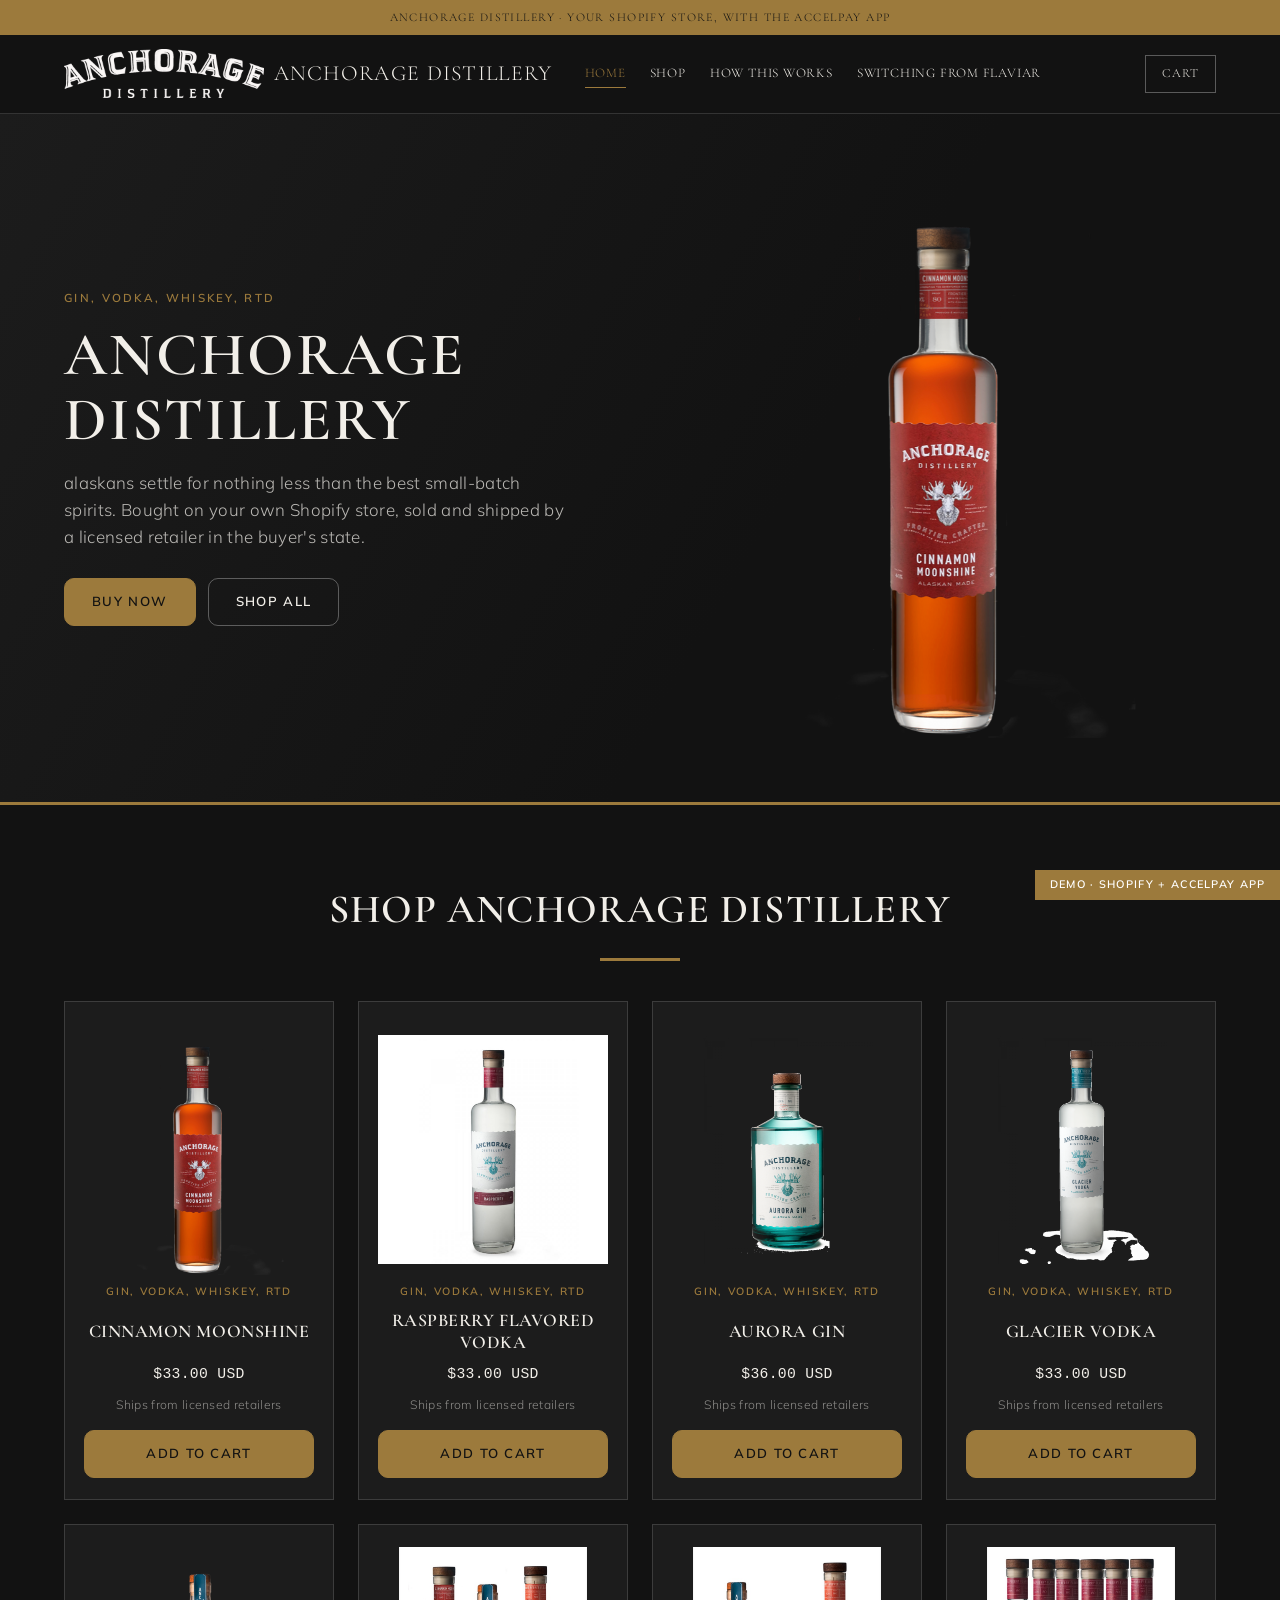
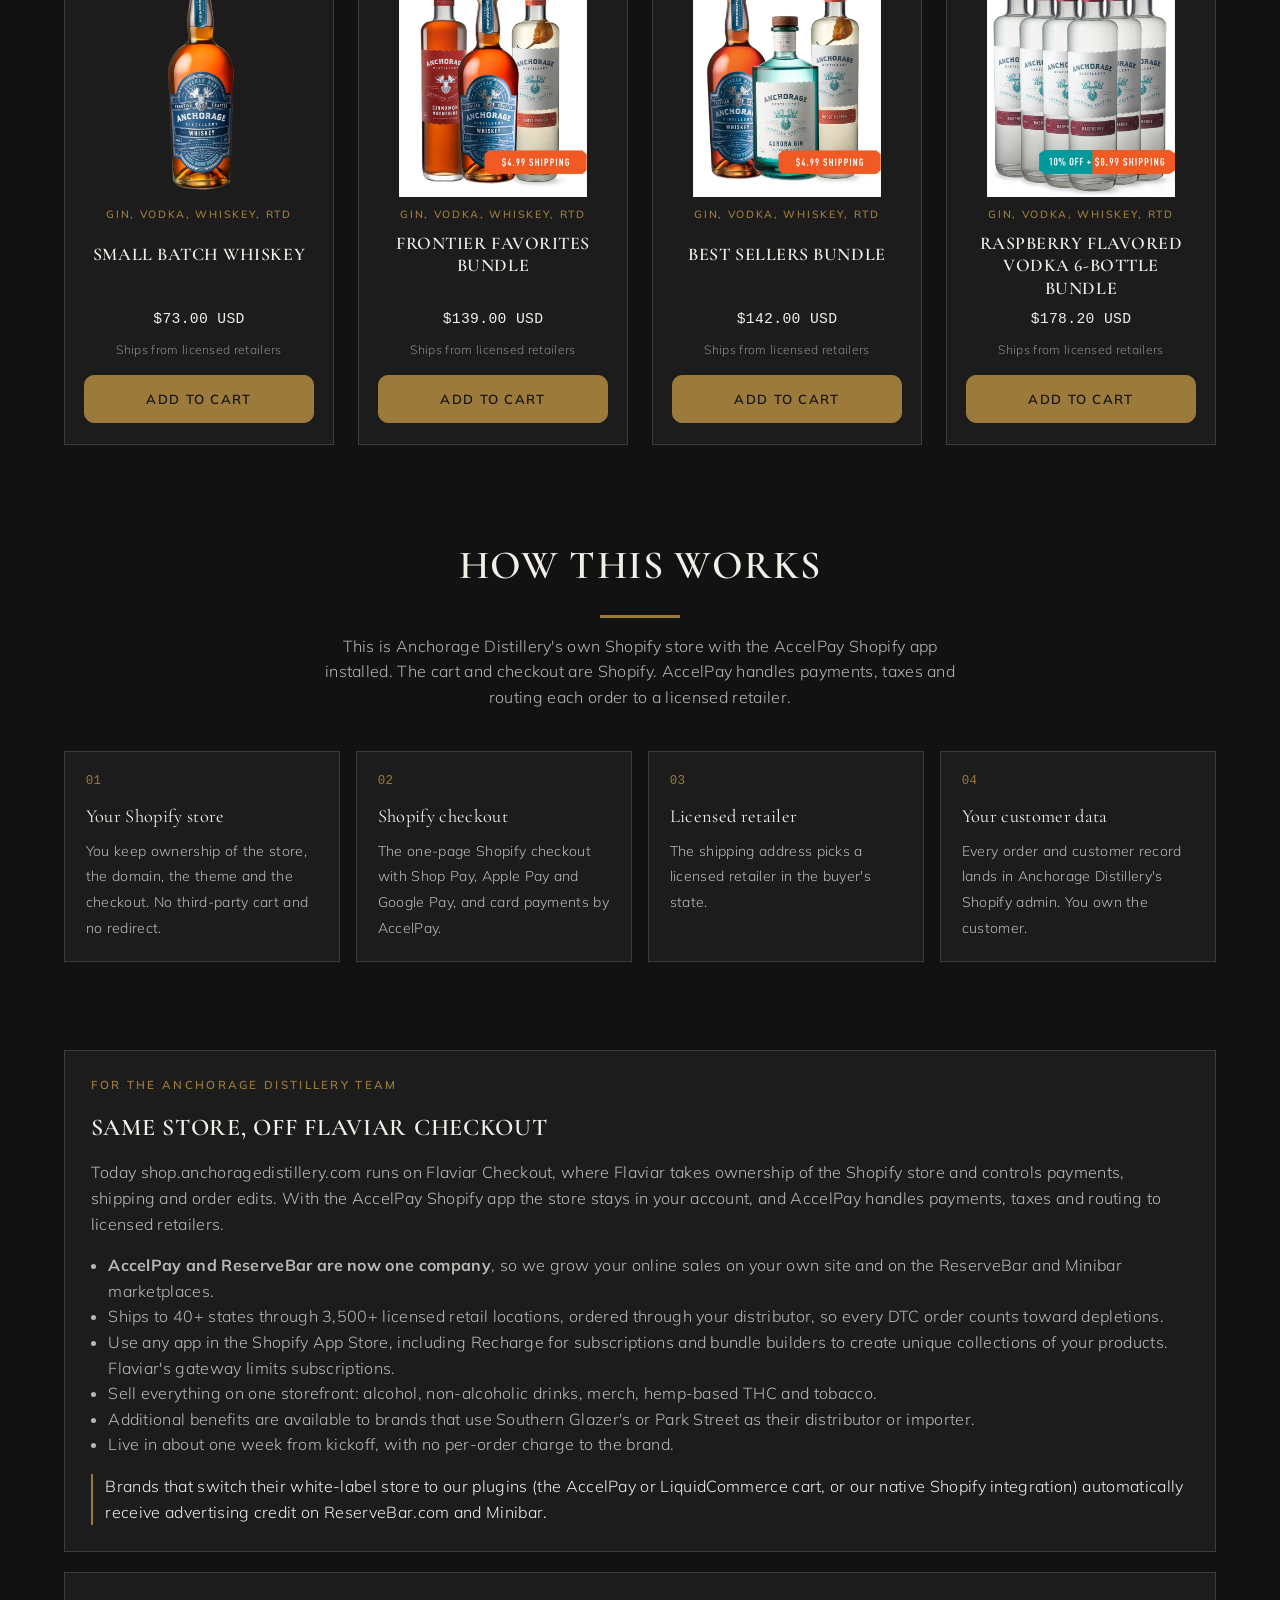
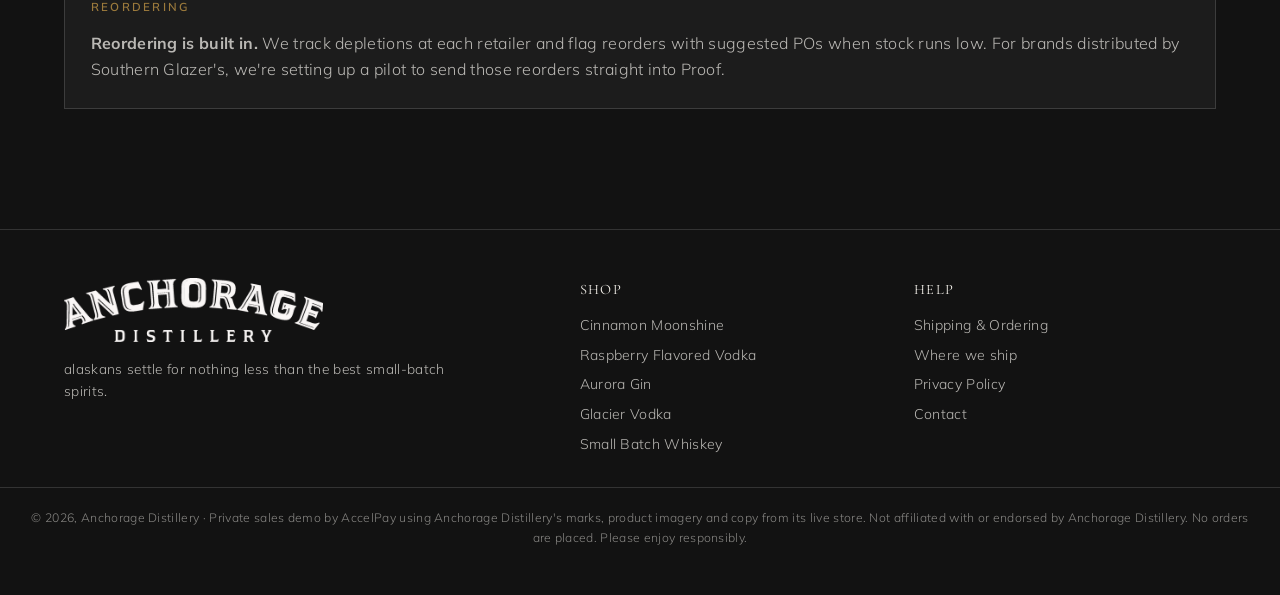
<file: index.html>
<!doctype html>
<html lang="en">
<head>
<meta charset="utf-8">
<meta name="viewport" content="width=device-width,initial-scale=1">
<title>Anchorage Distillery | AccelPay demo</title>
<meta name="robots" content="noindex,nofollow">
<link rel="icon" href="assets/logo.png">
<link rel="preconnect" href="https://fonts.googleapis.com">
<link rel="preconnect" href="https://fonts.gstatic.com" crossorigin>
<link rel="stylesheet" href="https://fonts.googleapis.com/css2?family=Cormorant+Garamond:wght@500;600;700&family=Mulish:wght@300;400;600;700&display=swap">
<link rel="stylesheet" href="styles.css?v=1">
</head>
<body>
<div class="announce">Anchorage Distillery &middot; your Shopify store, with the AccelPay app</div>
<header class="top">
  <div class="hdr">
    <a href="index.html" class="brand-link"><img class="logo" src="assets/logo.png" alt="Anchorage Distillery"><span class="wordmark">Anchorage Distillery</span></a>
    <nav class="main">
      <a href="index.html" aria-current="page">Home</a><a href="index.html#shop">Shop</a><a href="index.html#how">How this works</a><a href="index.html#switch">Switching from Flaviar</a>
    </nav>
    <div class="hdr-actions">
      <button class="burger" id="burger" aria-label="Menu">&#9776;</button>
      <button class="cart-pill" data-cart-toggle aria-label="Open cart">
        <span class="lbl">Cart</span>
        <span class="count" data-cart-count hidden>0</span>
      </button>
    </div>
  </div>
</header>

<section class="hero">
  <div class="hero-inner">
    <div>
      <div class="eyebrow">gin, vodka, whiskey, RTD</div>
      <h1>Anchorage Distillery</h1>
      <p>alaskans settle for nothing less than the best small-batch spirits. Bought on your own Shopify store, sold and shipped by a licensed retailer in the buyer's state.</p>
      <div style="display:flex;gap:.75rem;flex-wrap:wrap"><a class="btn" href="product.html?p=cinnamon-moonshine">Buy now</a><a class="btn ghost" href="#shop">Shop all</a></div>
    </div>
    <div class="shot"><img src="assets/p-cinnamon-moonshine.png" alt="Cinnamon Moonshine"></div>
  </div>
</section>

<section class="band" id="shop">
  <div class="section-head">
    <h2>Shop Anchorage Distillery</h2>
    <div class="rule"></div>
    <p style="font-size:.9rem;color:var(--muted)"></p>
  </div>
  <div class="grid" id="collection-grid"></div>
</section>

<section class="band" id="how" style="padding-top:1rem">
  <div class="section-head">
    <h2>How this works</h2>
    <div class="rule"></div>
    <p>This is Anchorage Distillery's own Shopify store with the AccelPay Shopify app installed. The cart and checkout are Shopify. AccelPay handles payments, taxes and routing each order to a licensed retailer.</p>
  </div>
  <div class="how">
    <div class="step"><span class="n">01</span><b>Your Shopify store</b><span>You keep ownership of the store, the domain, the theme and the checkout. No third-party cart and no redirect.</span></div>
    <div class="step"><span class="n">02</span><b>Shopify checkout</b><span>The one-page Shopify checkout with Shop Pay, Apple Pay and Google Pay, and card payments by AccelPay.</span></div>
    <div class="step"><span class="n">03</span><b>Licensed retailer</b><span>The shipping address picks a licensed retailer in the buyer's state.</span></div>
    <div class="step"><span class="n">04</span><b>Your customer data</b><span>Every order and customer record lands in Anchorage Distillery's Shopify admin. You own the customer.</span></div>
  </div>
</section>

<section class="band" id="switch" style="padding-top:1rem">
  <div class="panel">
    <div class="eyebrow">For the Anchorage Distillery team</div>
    <h2>Same store, off Flaviar Checkout</h2>
    <p style="margin:0 0 1rem">Today shop.anchoragedistillery.com runs on Flaviar Checkout, where Flaviar takes ownership of the Shopify store and controls payments, shipping and order edits. With the AccelPay Shopify app the store stays in your account, and AccelPay handles payments, taxes and routing to licensed retailers.</p>
    <ul style="margin:0 0 1rem;padding-left:1.1rem"><li><b>AccelPay and ReserveBar are now one company</b>, so we grow your online sales on your own site and on the ReserveBar and Minibar marketplaces.</li><li>Ships to 40+ states through 3,500+ licensed retail locations, ordered through your distributor, so every DTC order counts toward depletions.</li><li>Use any app in the Shopify App Store, including Recharge for subscriptions and bundle builders to create unique collections of your products. Flaviar's gateway limits subscriptions.</li><li>Sell everything on one storefront: alcohol, non-alcoholic drinks, merch, hemp-based THC and tobacco.</li><li>Additional benefits are available to brands that use Southern Glazer's or Park Street as their distributor or importer.</li><li>Live in about one week from kickoff, with no per-order charge to the brand.</li></ul>
    <p class="credit">Brands that switch their white-label store to our plugins (the AccelPay or LiquidCommerce cart, or our native Shopify integration) automatically receive advertising credit on ReserveBar.com and Minibar.</p>
  </div>
  <div class="panel">
    <div class="eyebrow">Reordering</div>
    <p style="margin:0" class="reorder"><b>Reordering is built in.</b> We track depletions at each retailer and flag reorders with suggested POs when stock runs low. For brands distributed by Southern Glazer's, we're setting up a pilot to send those reorders straight into Proof.</p>
  </div>
</section>
<footer class="site">
  <div class="ft">
    <div>
      <img src="assets/logo.png" alt="Anchorage Distillery" style="height:64px;width:auto">
      <p style="font-size:.86rem;margin-top:1rem;max-width:24rem;color:var(--muted)">alaskans settle for nothing less than the best small-batch spirits.</p>
    </div>
    <div><h4>Shop</h4><ul><li><a href="product.html?p=cinnamon-moonshine">Cinnamon Moonshine</a></li><li><a href="product.html?p=raspberry-flavored-vodka">Raspberry Flavored Vodka</a></li><li><a href="product.html?p=aurora-gin">Aurora Gin</a></li><li><a href="product.html?p=glacier-vodka">Glacier Vodka</a></li><li><a href="product.html?p=small-batch-whiskey">Small Batch Whiskey</a></li></ul></div>
    <div><h4>Help</h4><ul>
      <li><a href="index.html#how">Shipping &amp; Ordering</a></li>
      <li><a href="index.html#how">Where we ship</a></li>
      <li><a href="#">Privacy Policy</a></li>
      <li><a href="#">Contact</a></li></ul></div>
  </div>
  <div class="legal-row">
    &copy; 2026, Anchorage Distillery &middot; Private sales demo by AccelPay using Anchorage Distillery's marks, product imagery and copy from its live store. Not affiliated with or endorsed by Anchorage Distillery.
    No orders are placed. Please enjoy responsibly.
  </div>
</footer>

<div class="scrim" id="scrim"></div>
<aside class="drawer" id="drawer" aria-label="Your cart">
  <div class="dh"><h2>Your cart</h2><button class="x" id="drawer-close" aria-label="Close">&times;</button></div>
  <div class="cols"><span>Product</span><span>Total</span></div>
  <div class="items" id="drawer-items"></div>
  <div class="df" id="drawer-foot"></div>
</aside>
<div class="ribbon">Demo &middot; Shopify + AccelPay app</div>
<script src="data.js?v=1"></script>
<script src="app.js?v=1"></script>
</body>
</html>
</file>
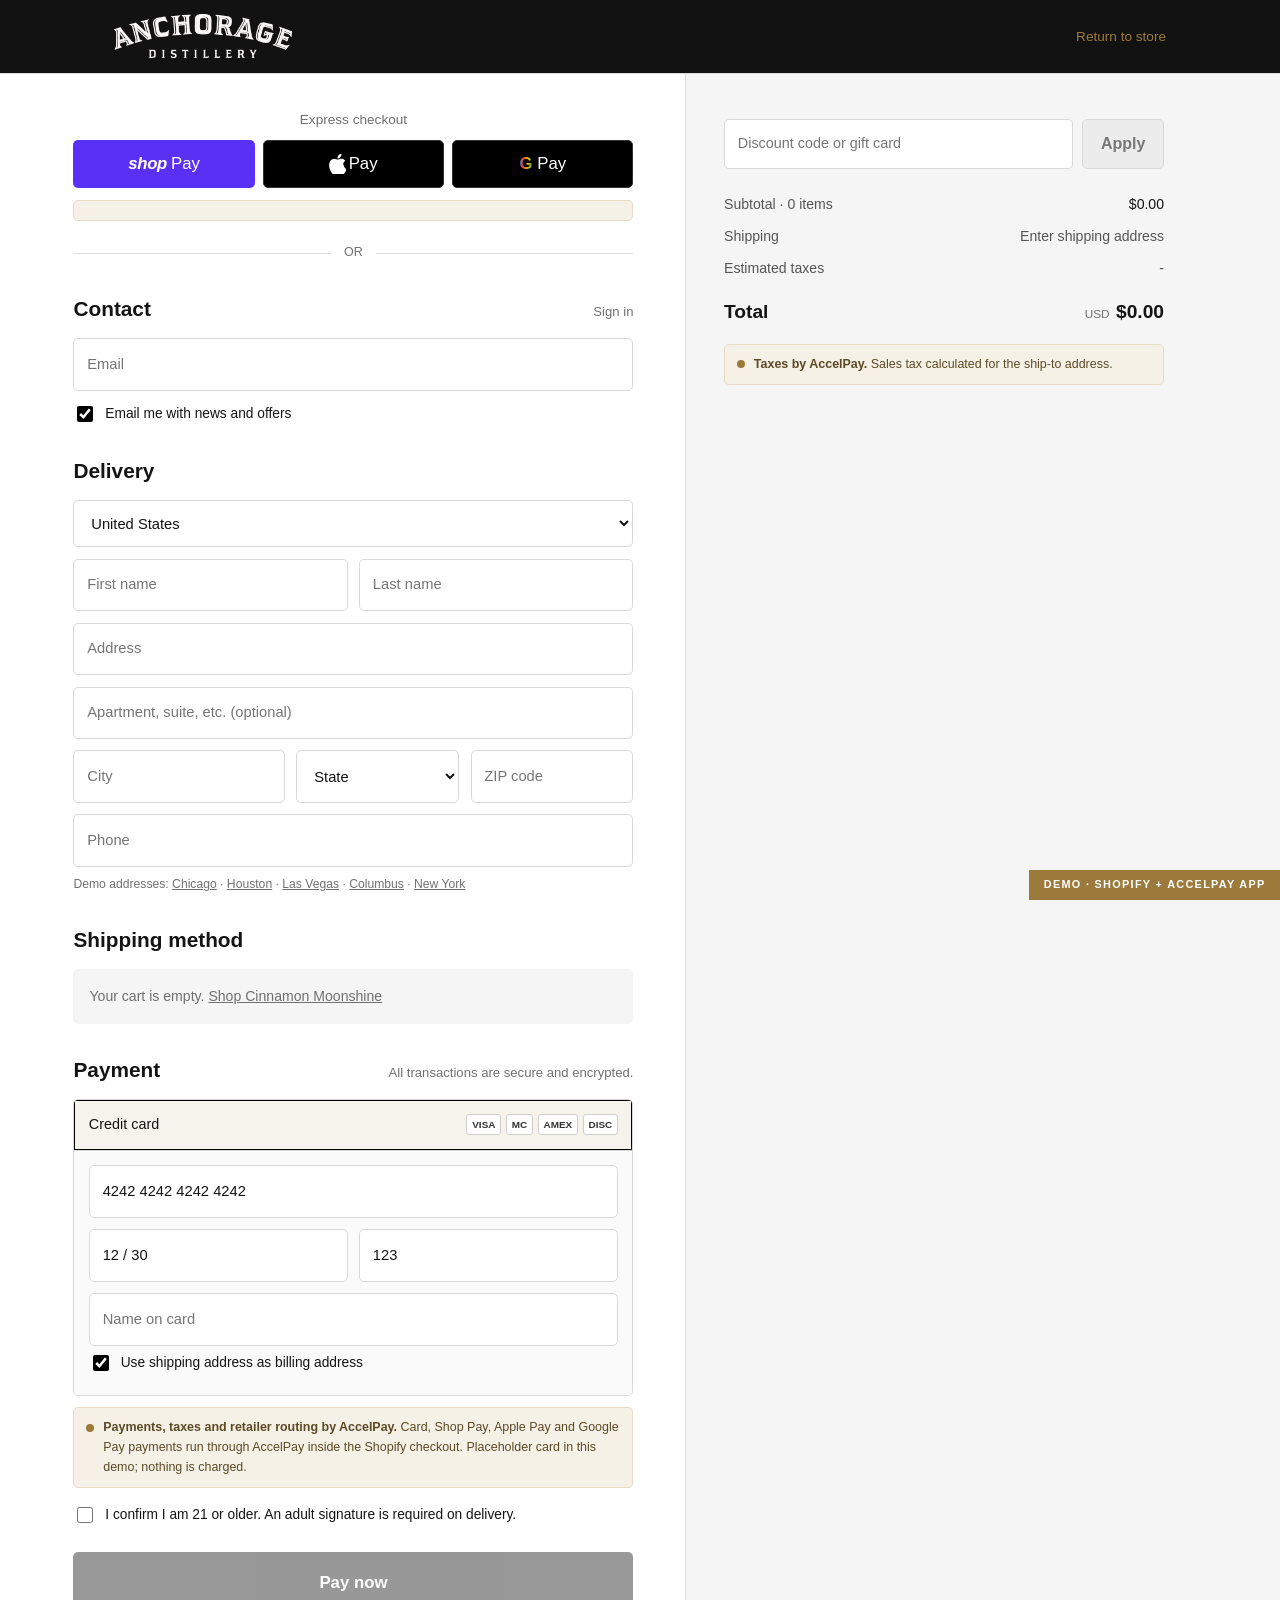
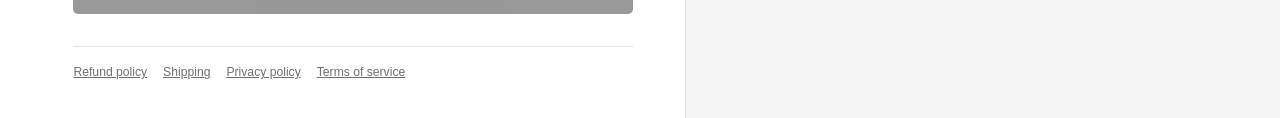
<file: checkout.html>
<!doctype html>
<html lang="en">
<head>
<meta charset="utf-8">
<meta name="viewport" content="width=device-width,initial-scale=1">
<title>Checkout | Anchorage Distillery</title>
<meta name="robots" content="noindex,nofollow">
<link rel="icon" href="assets/logo.png">
<link rel="preconnect" href="https://fonts.googleapis.com">
<link rel="preconnect" href="https://fonts.gstatic.com" crossorigin>
<link rel="stylesheet" href="https://fonts.googleapis.com/css2?family=Cormorant+Garamond:wght@500;600;700&family=Mulish:wght@300;400;600;700&display=swap">
<link rel="stylesheet" href="styles.css?v=1">
</head>
<body class="co">
<div class="co-head"><div class="in">
  <a href="index.html"><img src="assets/logo.png" alt="Anchorage Distillery"></a>
  <a class="bag" href="product.html">Return to store</a>
</div></div>

<div id="confirmed" hidden>
  <div class="thanks">
    <h1>Thank you!</h1>
    <p>This is a demo, so nothing was charged and no order was sent.</p>
    <p class="num" id="order-num"></p>
    <p id="order-by"></p>
    <p id="order-total"></p>
    <p style="font-size:.85rem">On the live store, this order and the customer record appear in Anchorage Distillery's Shopify admin.</p>
    <a class="pay-btn" href="index.html" style="display:inline-block;width:auto;padding:.9rem 1.6rem;text-decoration:none">Continue shopping</a>
  </div>
</div>

<div id="checkout-view" class="checkout">
  <div class="co-left"><div class="inner">
    <form id="co-form" autocomplete="off">
      <div class="xp-title">Express checkout</div>
      <div id="xpay-top"></div>
      <div id="xpay-note" class="callout" hidden></div>
      <div class="or"><span>OR</span></div>
      <div class="co-h">Contact <small>Sign in</small></div>
      <input class="co-field" type="email" name="email" placeholder="Email" required>
      <label class="co-chk"><input type="checkbox" checked> Email me with news and offers</label>

      <div class="co-h">Delivery</div>
      <select class="co-field" aria-label="Country/Region"><option>United States</option></select>
      <div class="co-row">
        <input class="co-field" name="first" placeholder="First name" required>
        <input class="co-field" name="last" placeholder="Last name" required>
      </div>
      <input class="co-field" name="address1" placeholder="Address" required>
      <input class="co-field" name="address2" placeholder="Apartment, suite, etc. (optional)">
      <div class="co-row3">
        <input class="co-field" name="city" placeholder="City" required>
        <select class="co-field" id="state" aria-label="State" required><option value="">State</option><option value="AL">Alabama</option><option value="AK">Alaska</option><option value="AZ">Arizona</option><option value="AR">Arkansas</option><option value="CA">California</option><option value="CO">Colorado</option><option value="CT">Connecticut</option><option value="DE">Delaware</option><option value="DC">District of Columbia</option><option value="FL">Florida</option><option value="GA">Georgia</option><option value="HI">Hawaii</option><option value="ID">Idaho</option><option value="IL">Illinois</option><option value="IN">Indiana</option><option value="IA">Iowa</option><option value="KS">Kansas</option><option value="KY">Kentucky</option><option value="LA">Louisiana</option><option value="ME">Maine</option><option value="MD">Maryland</option><option value="MA">Massachusetts</option><option value="MI">Michigan</option><option value="MN">Minnesota</option><option value="MS">Mississippi</option><option value="MO">Missouri</option><option value="MT">Montana</option><option value="NE">Nebraska</option><option value="NV">Nevada</option><option value="NH">New Hampshire</option><option value="NJ">New Jersey</option><option value="NM">New Mexico</option><option value="NY">New York</option><option value="NC">North Carolina</option><option value="ND">North Dakota</option><option value="OH">Ohio</option><option value="OK">Oklahoma</option><option value="OR">Oregon</option><option value="PA">Pennsylvania</option><option value="RI">Rhode Island</option><option value="SC">South Carolina</option><option value="SD">South Dakota</option><option value="TN">Tennessee</option><option value="TX">Texas</option><option value="UT">Utah</option><option value="VT">Vermont</option><option value="VA">Virginia</option><option value="WA">Washington</option><option value="WV">West Virginia</option><option value="WI">Wisconsin</option><option value="WY">Wyoming</option></select>
        <input class="co-field" id="zip" name="zip" placeholder="ZIP code" inputmode="numeric" maxlength="5" required>
      </div>
      <input class="co-field" name="phone" placeholder="Phone" type="tel">
      <div style="font-size:.76rem;color:#707070;margin:-.2rem 0 .3rem">Demo addresses:
        <a href="#" data-fill="233 S Wacker Dr|Chicago|60606" onclick="return false">Chicago</a> &middot;
        <a href="#" data-fill="1001 Westheimer Rd|Houston|77006" onclick="return false">Houston</a> &middot;
        <a href="#" data-fill="3570 Las Vegas Blvd S|Las Vegas|89109" onclick="return false">Las Vegas</a> &middot;
        <a href="#" data-fill="411 Woody Hayes Dr|Columbus|43210" onclick="return false">Columbus</a> &middot;
        <a href="#" data-fill="350 E 13th St|New York|10009" onclick="return false">New York</a>
      </div>

      <div class="co-h">Shipping method</div>
      <div id="rates"></div>

      <div class="co-h">Payment <small>All transactions are secure and encrypted.</small></div>
      <div class="pay-box">
        <div class="ph"><span>Credit card</span><span class="cards"><span>VISA</span><span>MC</span><span>AMEX</span><span>DISC</span></span></div>
        <div class="pb">
          <input class="co-field" placeholder="Card number" value="4242 4242 4242 4242" aria-label="Card number">
          <div class="co-row">
            <input class="co-field" placeholder="Expiration date (MM / YY)" value="12 / 30" aria-label="Expiration">
            <input class="co-field" placeholder="Security code" value="123" aria-label="Security code">
          </div>
          <input class="co-field" placeholder="Name on card" aria-label="Name on card" style="margin-bottom:.3rem">
          <label class="co-chk"><input type="checkbox" checked> Use shipping address as billing address</label>
        </div>
      </div>
      <div class="callout"><span class="dot"></span><span><b>Payments, taxes and retailer routing by AccelPay.</b> Card, Shop Pay, Apple Pay and Google Pay payments run through AccelPay inside the Shopify checkout. Placeholder card in this demo; nothing is charged.</span></div>
      <label class="co-chk" style="margin-top:1rem"><input type="checkbox" required> I confirm I am 21 or older. An adult signature is required on delivery.</label>
      <button class="pay-btn" id="pay" type="submit" disabled>Pay now</button>
      <div class="co-links"><a href="#">Refund policy</a><a href="#">Shipping</a><a href="#">Privacy policy</a><a href="#">Terms of service</a></div>
    </form>
  </div></div>
  <div class="co-right"><div class="inner" id="os"></div></div>
</div>
<div class="ribbon">Demo &middot; Shopify + AccelPay app</div>
<script src="data.js?v=1"></script>
<script src="app.js?v=1"></script>
</body>
</html>
</file>
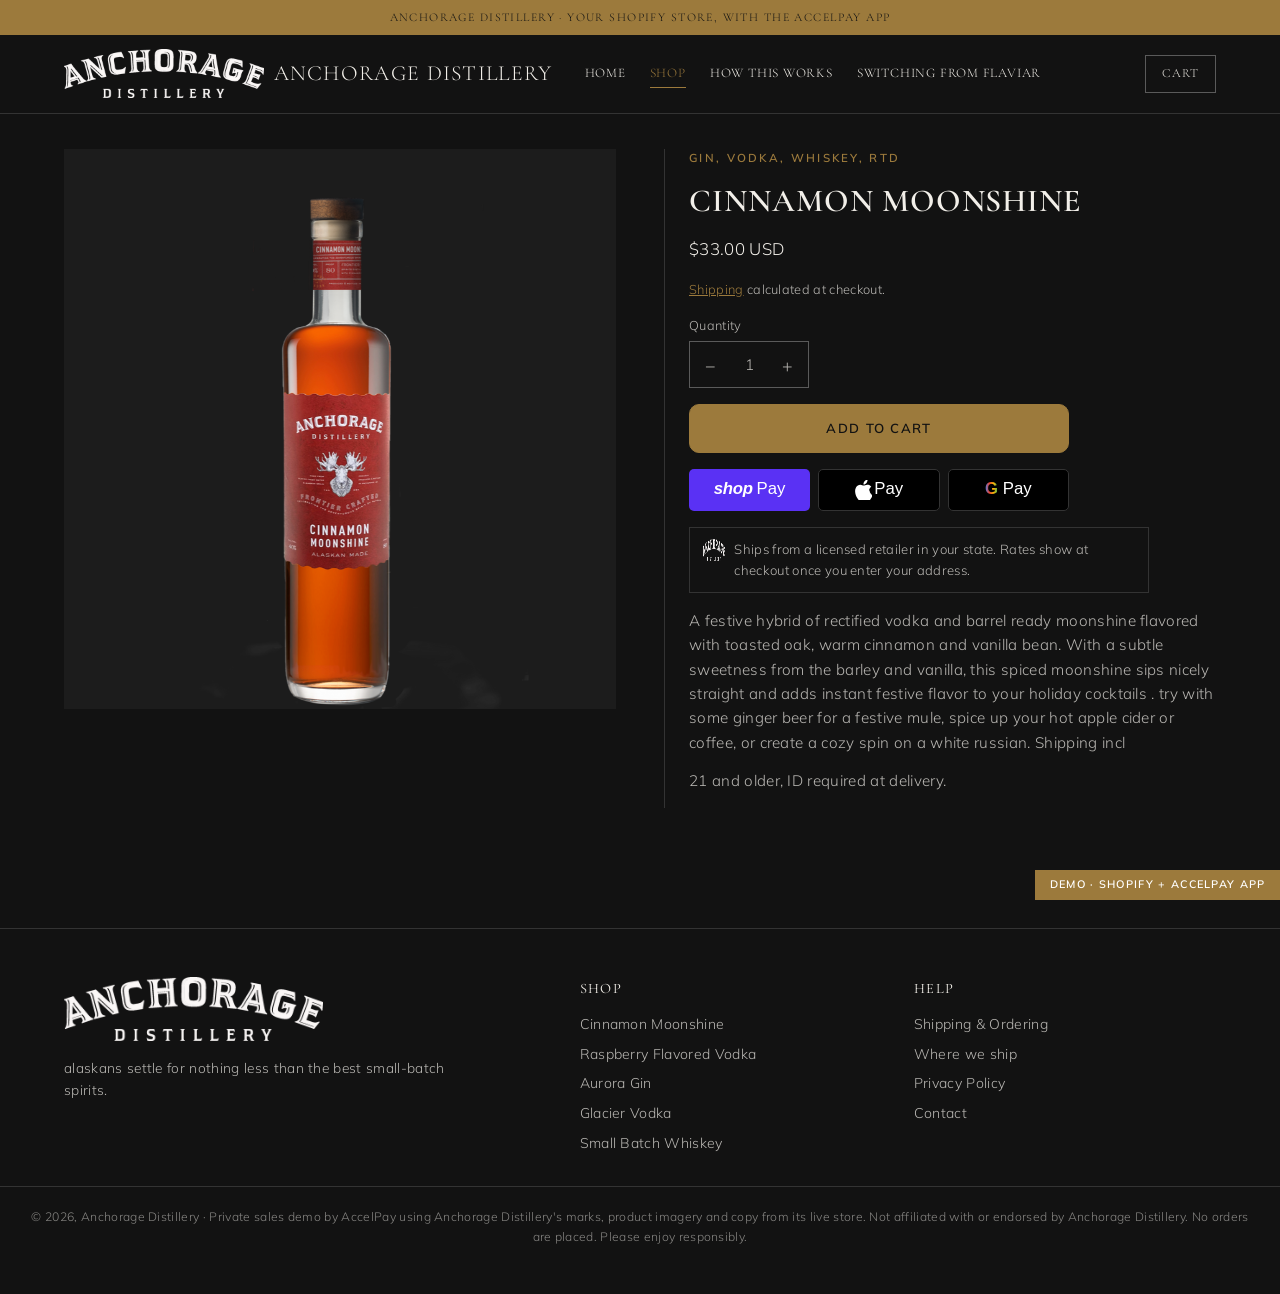
<file: product.html>
<!doctype html>
<html lang="en">
<head>
<meta charset="utf-8">
<meta name="viewport" content="width=device-width,initial-scale=1">
<title>Anchorage Distillery | AccelPay demo</title>
<meta name="robots" content="noindex,nofollow">
<link rel="icon" href="assets/logo.png">
<link rel="preconnect" href="https://fonts.googleapis.com">
<link rel="preconnect" href="https://fonts.gstatic.com" crossorigin>
<link rel="stylesheet" href="https://fonts.googleapis.com/css2?family=Cormorant+Garamond:wght@500;600;700&family=Mulish:wght@300;400;600;700&display=swap">
<link rel="stylesheet" href="styles.css?v=1">
</head>
<body>
<div class="announce">Anchorage Distillery &middot; your Shopify store, with the AccelPay app</div>
<header class="top">
  <div class="hdr">
    <a href="index.html" class="brand-link"><img class="logo" src="assets/logo.png" alt="Anchorage Distillery"><span class="wordmark">Anchorage Distillery</span></a>
    <nav class="main">
      <a href="index.html">Home</a><a href="index.html#shop" aria-current="page">Shop</a><a href="index.html#how">How this works</a><a href="index.html#switch">Switching from Flaviar</a>
    </nav>
    <div class="hdr-actions">
      <button class="burger" id="burger" aria-label="Menu">&#9776;</button>
      <button class="cart-pill" data-cart-toggle aria-label="Open cart">
        <span class="lbl">Cart</span>
        <span class="count" data-cart-count hidden>0</span>
      </button>
    </div>
  </div>
</header>

<main class="band" style="padding-top:2.2rem">
  <div class="pdp" id="pdp" data-handle="cinnamon-moonshine"></div>
</main>
<script>
(function () { var p = new URLSearchParams(location.search).get('p'); if (p) document.getElementById('pdp').setAttribute('data-handle', p); })();
</script>
<footer class="site">
  <div class="ft">
    <div>
      <img src="assets/logo.png" alt="Anchorage Distillery" style="height:64px;width:auto">
      <p style="font-size:.86rem;margin-top:1rem;max-width:24rem;color:var(--muted)">alaskans settle for nothing less than the best small-batch spirits.</p>
    </div>
    <div><h4>Shop</h4><ul><li><a href="product.html?p=cinnamon-moonshine">Cinnamon Moonshine</a></li><li><a href="product.html?p=raspberry-flavored-vodka">Raspberry Flavored Vodka</a></li><li><a href="product.html?p=aurora-gin">Aurora Gin</a></li><li><a href="product.html?p=glacier-vodka">Glacier Vodka</a></li><li><a href="product.html?p=small-batch-whiskey">Small Batch Whiskey</a></li></ul></div>
    <div><h4>Help</h4><ul>
      <li><a href="index.html#how">Shipping &amp; Ordering</a></li>
      <li><a href="index.html#how">Where we ship</a></li>
      <li><a href="#">Privacy Policy</a></li>
      <li><a href="#">Contact</a></li></ul></div>
  </div>
  <div class="legal-row">
    &copy; 2026, Anchorage Distillery &middot; Private sales demo by AccelPay using Anchorage Distillery's marks, product imagery and copy from its live store. Not affiliated with or endorsed by Anchorage Distillery.
    No orders are placed. Please enjoy responsibly.
  </div>
</footer>

<div class="scrim" id="scrim"></div>
<aside class="drawer" id="drawer" aria-label="Your cart">
  <div class="dh"><h2>Your cart</h2><button class="x" id="drawer-close" aria-label="Close">&times;</button></div>
  <div class="cols"><span>Product</span><span>Total</span></div>
  <div class="items" id="drawer-items"></div>
  <div class="df" id="drawer-foot"></div>
</aside>
<div class="ribbon">Demo &middot; Shopify + AccelPay app</div>
<script src="data.js?v=1"></script>
<script src="app.js?v=1"></script>
</body>
</html>
</file>
<file: styles.css>
/* Anchorage Distillery x AccelPay demo. Base: woodsonwhiskey-accelpay-demo. */

:root {
  --black: #121212; --panel: #1c1c1c; --panel-2: #242424; --ink: #f2efe9;
  --muted: rgba(242,239,233,.74); --muted-2: rgba(242,239,233,.52); --line: rgba(255,255,255,.14); --line-2: rgba(255,255,255,.3);
  --gold: #9c7a3c; --gold-hi: #9c7a3c; --gold-soft: rgba(255,255,255,.06); --green: #6fbf8f; --red: #ff6b6b;
  --head: #f2efe9; --btn-ink: #121212; --img-bg: #1c1c1c; --drawer-bg: #161616; --ann-bg: #9c7a3c; --ann-ink: #121212; --co-head-bg: #121212;
  --serif: "Cormorant Garamond", Georgia, serif; --sans: "Mulish", -apple-system, BlinkMacSystemFont, "Helvetica Neue", Arial, sans-serif;
  --mono: ui-monospace, SFMono-Regular, Menlo, monospace; --maxw: 1200px; --btn-radius: 10px;
  --cart-glyph: url("data:image/svg+xml;utf8,<svg xmlns='http://www.w3.org/2000/svg' viewBox='0 0 24 24' fill='none' stroke='black' stroke-width='2' stroke-linecap='round' stroke-linejoin='round'><path d='M6 2 3 6v14a2 2 0 0 0 2 2h14a2 2 0 0 0 2-2V6l-3-4z'/><path d='M3 6h18'/><path d='M16 10a4 4 0 0 1-8 0'/></svg>");
}

* { box-sizing: border-box; }
html { scroll-behavior: smooth; }
body {
  margin: 0; background: var(--black); color: var(--ink);
  font-family: var(--sans); font-weight: 300; font-size: 16px; line-height: 1.6;
  letter-spacing: .02em; -webkit-font-smoothing: antialiased;
}
img { max-width: 100%; display: block; }
a { color: inherit; }
button { font: inherit; cursor: pointer; color: inherit; }
:focus-visible { outline: 2px solid var(--gold); outline-offset: 2px; }

/* ---------------------------------------------------------------- header */
.announce {
  background: var(--ann-bg); color: var(--ann-ink); text-align: center;
  font-family: var(--serif); font-size: .74rem; letter-spacing: .12em;
  text-transform: uppercase; padding: .5rem 1rem;
}
header.top { position: sticky; top: 0; z-index: 60; background: var(--black); border-bottom: 1px solid var(--line); }
.hdr { max-width: var(--maxw); margin: 0 auto; padding: .8rem 1.5rem; display: flex; align-items: center; gap: 2rem; }
.hdr img.logo { height: 62px; width: auto; }
nav.main { display: flex; gap: 1.5rem; flex-wrap: wrap; }
nav.main a {
  font-family: var(--serif); font-size: .82rem; letter-spacing: .06em; text-transform: uppercase;
  text-decoration: none; color: var(--head); padding: .2rem 0; border-bottom: 1px solid transparent;
}
nav.main a:hover, nav.main a[aria-current] { color: var(--gold-hi); border-bottom-color: var(--gold); }
.hdr-actions { margin-left: auto; display: flex; align-items: center; gap: .75rem; }
.cart-pill {
  display: inline-flex; align-items: center; gap: .5rem; background: transparent;
  border: 1px solid var(--line-2); color: var(--head); padding: .5rem 1rem;
  font-family: var(--serif); font-size: .78rem; letter-spacing: .08em; text-transform: uppercase;
}
.cart-pill:hover { border-color: var(--gold); color: var(--gold-hi); }
.cart-pill .count {
  background: var(--gold); color: var(--btn-ink); min-width: 1.35rem; height: 1.35rem; border-radius: 999px;
  display: inline-grid; place-items: center; font-family: var(--mono); font-size: .7rem; padding: 0 .3rem;
}
.cart-pill .count[hidden] { display: none; }
.burger { display: none; background: none; border: none; font-size: 1.5rem; line-height: 1; color: var(--head); }

/* ---------------------------------------------------------------- type + buttons */
.eyebrow { font-family: var(--sans); font-size: .72rem; font-weight: 600; letter-spacing: .2em; text-transform: uppercase; color: var(--gold-hi); margin-bottom: .9rem; }
h1, h2, h3 { font-family: var(--serif); font-weight: 400; letter-spacing: .03em; }
.rule { width: 190px; height: 2px; margin: 1.1rem auto 0; background: linear-gradient(90deg, transparent, var(--gold), transparent); }

.btn {
  display: inline-flex; align-items: center; justify-content: center; gap: .5rem;
  background: var(--gold); color: var(--btn-ink); border: 1px solid var(--gold); border-radius: var(--btn-radius, 0);
  padding: .8rem 1.7rem; font-family: var(--sans); font-weight: 600; font-size: .82rem;
  letter-spacing: .1em; text-transform: uppercase; text-decoration: none;
}
.btn:hover { background: var(--gold-hi); border-color: var(--gold-hi); }
.btn.ghost { background: transparent; color: var(--head); border-color: var(--line-2); }
.btn.ghost:hover { border-color: var(--gold); color: var(--gold-hi); }
.btn:disabled { opacity: .4; cursor: not-allowed; }
.btn.block { width: 100%; }

/* ---------------------------------------------------------------- hero */
.hero { position: relative; overflow: hidden; border-bottom: 1px solid var(--line); }
.hero-inner { max-width: var(--maxw); margin: 0 auto; padding: 4rem 1.5rem; display: grid; grid-template-columns: 1.05fr 1fr; gap: 3rem; align-items: center; }
.hero h1 { font-size: clamp(2.3rem, 5.4vw, 3.8rem); line-height: 1.08; margin: 0 0 1rem; text-transform: uppercase; }
.hero p { color: var(--muted); font-size: 1.06rem; margin: 0 0 1.7rem; max-width: 32rem; }
.hero .shot img { width: 100%; max-height: 560px; object-fit: contain; }

/* ---------------------------------------------------------------- sections */
.band { max-width: var(--maxw); margin: 0 auto; padding: 4.5rem 1.5rem; }
.section-head { text-align: center; margin-bottom: 2.5rem; }
.section-head h2 { font-size: clamp(1.8rem, 4vw, 2.5rem); margin: 0; text-transform: uppercase; }
.section-head p { color: var(--muted); margin: 1rem auto 0; max-width: 40rem; }

.grid { display: grid; grid-template-columns: repeat(auto-fill, minmax(240px, 1fr)); gap: 1.5rem; }
.card {
  background: var(--panel); border: 1px solid var(--line); padding: 1.4rem 1.2rem 1.3rem;
  display: flex; flex-direction: column; gap: .55rem; text-align: center; text-decoration: none; color: inherit;
}
.card:hover { border-color: var(--gold); }
.card .shot { height: 250px; display: grid; place-items: center; overflow: hidden; }
.card .shot img { max-height: 250px; width: auto; object-fit: contain; }
.card h3 { font-size: 1.12rem; margin: 0; line-height: 1.25; text-transform: uppercase; min-height: 2.8rem; display: grid; place-items: center; }
.card .tag { font-size: .66rem; font-weight: 600; letter-spacing: .16em; text-transform: uppercase; color: var(--gold-hi); }
.card .price { font-family: var(--mono); font-size: .92rem; margin-top: auto; }
.card .avail { font-size: .76rem; color: var(--muted-2); }

.split { display: grid; grid-template-columns: 1fr 1fr; gap: 3rem; align-items: center; }
.split img { width: 100%; }
.split p { color: var(--muted); }

/* how it works */
.how { display: grid; grid-template-columns: repeat(4, 1fr); gap: 1rem; }
.how .step { border: 1px solid var(--line); padding: 1.3rem; background: var(--panel); }
.how .step b { display: block; font-family: var(--serif); font-weight: 400; font-size: 1.15rem; margin-bottom: .4rem; color: var(--head); }
.how .step span { font-size: .88rem; color: var(--muted); }
.how .step .n { font-family: var(--mono); color: var(--gold-hi); font-size: .78rem; display: block; margin-bottom: .6rem; }

.rb-note {
  display: flex; align-items: center; gap: .75rem; border: 1px solid var(--line); background: var(--panel);
  padding: .7rem .9rem; font-size: .84rem; color: var(--muted);
}
.rb-note b { color: var(--head); font-weight: 600; }
.rb-note a { color: var(--gold-hi); }
.rb-mark { font-family: var(--serif); font-size: .72rem; letter-spacing: .14em; text-transform: uppercase; border: 1px solid var(--gold); color: var(--gold-hi); padding: .2rem .45rem; white-space: nowrap; }

/* ---------------------------------------------------------------- product page (Shopify theme) */
.pdp { display: grid; grid-template-columns: minmax(0,1fr) minmax(0,1fr); gap: 3rem; align-items: start; }
.pdp .gallery { display: flex; flex-direction: column; gap: .8rem; min-width: 0; }
.pdp .gallery .main { background: var(--img-bg); display: grid; place-items: center; min-height: 420px; }
.pdp .gallery .main img { max-height: 560px; width: auto; object-fit: contain; }
.pdp .thumbs { display: flex; gap: .5rem; }
.pdp .thumbs button { width: 64px; height: 64px; border: 1px solid var(--line); background: var(--img-bg); padding: 3px; display: grid; place-items: center; }
.pdp .thumbs button[aria-selected="true"] { border-color: var(--gold); }
.pdp .thumbs img { max-height: 100%; width: auto; }
.pdp .info { display: flex; flex-direction: column; gap: 1rem; min-width: 0; padding-left: 1.5rem; border-left: 1px solid var(--line); }
.pdp h1 { font-size: 2rem; margin: 0; text-transform: uppercase; line-height: 1.15; }
.pdp .price { font-size: 1.05rem; }
.pdp .small { font-size: .8rem; color: var(--muted); }
.pdp .small a { color: var(--gold-hi); }
.pdp .qty-wrap { display: flex; flex-direction: column; gap: .35rem; font-size: .8rem; color: var(--muted); }
.pdp .desc p { color: var(--muted); margin: 0 0 .9rem; font-size: .95rem; }
.pdp .desc b { color: var(--head); font-weight: 600; }
.qty { display: inline-flex; align-items: center; border: 1px solid var(--line-2); width: max-content; }
.qty button { background: none; border: none; width: 2.6rem; min-height: 2.8rem; font-size: 1.1rem; }
.qty span, .qty input { font-family: var(--sans); min-width: 2.2rem; text-align: center; font-size: .95rem; }
.atc { max-width: 380px; }
.fulfil-line { display: flex; gap: .6rem; align-items: flex-start; font-size: .82rem; color: var(--muted); border: 1px solid var(--line); padding: .7rem .8rem; max-width: 460px; }
.fulfil-line img { width: 22px; height: 22px; border-radius: 5px; flex: none; }
.notice { font-size: .85rem; color: var(--muted); border-left: 2px solid var(--gold); padding: .2rem 0 .2rem .75rem; }

/* ---------------------------------------------------------------- Shopify cart drawer (Dawn-style) */
.scrim { position: fixed; inset: 0; background: rgba(0,0,0,.6); opacity: 0; pointer-events: none; transition: opacity .25s; z-index: 90; }
.scrim.on { opacity: 1; pointer-events: auto; }
.drawer { position: fixed; top: 0; right: 0; height: 100%; width: min(420px, 100%); background: var(--drawer-bg); border-left: 1px solid var(--line); z-index: 100; display: flex; flex-direction: column; transform: translateX(100%); transition: transform .28s ease; }
.drawer.on { transform: none; }
.drawer .dh { display: flex; align-items: center; justify-content: space-between; padding: 1.4rem 1.5rem 1rem; }
.drawer .dh h2 { font-size: 1.5rem; margin: 0; }
.drawer .x { background: none; border: none; font-size: 1.7rem; line-height: 1; color: var(--muted); }
.drawer .cols { display: flex; justify-content: space-between; font-size: .66rem; letter-spacing: .12em; text-transform: uppercase; color: var(--muted-2); padding: 0 1.5rem .6rem; border-bottom: 1px solid var(--line); }
.drawer .items { flex: 1; overflow-y: auto; padding: 0 1.5rem; }
.cline { display: grid; grid-template-columns: 76px minmax(0,1fr) auto; gap: 1rem; padding: 1.2rem 0; border-bottom: 1px solid var(--line); }
.cline .im { background: var(--img-bg); display: grid; place-items: center; height: 92px; }
.cline .im img { max-height: 88px; width: auto; }
.cline .nm { font-size: .92rem; line-height: 1.3; }
.cline .pr { font-size: .84rem; color: var(--muted); margin: .2rem 0 .6rem; }
.cline .qrow { display: flex; align-items: center; gap: .6rem; }
.cline .qty button { min-height: 2.2rem; width: 2.2rem; }
.cline .rm { background: none; border: none; color: var(--muted); font-size: 1rem; padding: 0; }
.cline .tot { font-size: .9rem; }
.empty { text-align: center; color: var(--muted); padding: 3rem 1rem; }
.drawer .df { border-top: 1px solid var(--line); padding: 1.2rem 1.5rem 1.5rem; display: flex; flex-direction: column; gap: .7rem; }
.drawer .df .est { display: flex; justify-content: space-between; font-size: 1rem; }
.drawer .df .small { font-size: .78rem; color: var(--muted); }

/* ---------------------------------------------------------------- Shopify one-page checkout */
body.co { background: #fff; color: #141414; font-family: -apple-system, BlinkMacSystemFont, "Segoe UI", Roboto, "Helvetica Neue", Arial, sans-serif; font-weight: 400; letter-spacing: 0; }
.co-head { border-bottom: 1px solid #dedede; background: var(--co-head-bg); }
.co-head .in { max-width: 1100px; margin: 0 auto; padding: .9rem 1.5rem; display: flex; align-items: center; justify-content: space-between; }
.co-head img { height: 54px; width: auto; }
.co-head a.bag { color: var(--gold-hi); font-size: .85rem; text-decoration: none; }
.checkout { display: grid; grid-template-columns: minmax(0,1.15fr) minmax(0,1fr); min-height: calc(100vh - 80px); }
.co-left { padding: 2.2rem clamp(1rem, 4vw, 3.5rem); min-width: 0; }
.co-left .inner { max-width: 560px; margin-left: auto; }
.co-right { background: #f5f5f5; border-left: 1px solid #dedede; padding: 2.2rem clamp(1rem, 3vw, 3rem); min-width: 0; }
.co-right .inner { max-width: 440px; position: sticky; top: 1.5rem; }
.co-h { font-size: 1.3rem; font-weight: 600; margin: 1.8rem 0 .8rem; display: flex; align-items: baseline; justify-content: space-between; gap: 1rem; }
.co-h:first-child { margin-top: 0; }
.co-h small { font-size: .82rem; font-weight: 400; color: #707070; }
.co-field { width: 100%; border: 1px solid #d9d9d9; border-radius: 5px; padding: .85rem .8rem; font: inherit; font-size: .92rem; margin-bottom: .7rem; background: #fff; color: #141414; min-width: 0; }
.co-field:focus { outline: none; border-color: #000; box-shadow: 0 0 0 1px #000; }
.co-row { display: grid; grid-template-columns: 1fr 1fr; gap: .7rem; }
.co-row3 { display: grid; grid-template-columns: 1.3fr 1fr 1fr; gap: .7rem; }
.co-chk { display: flex; gap: .55rem; align-items: center; font-size: .86rem; margin: .1rem 0 .4rem; }
.co-chk input { accent-color: #000; width: 16px; height: 16px; }
.co-empty { background: #f5f5f5; border-radius: 5px; padding: 1rem; font-size: .88rem; color: #707070; }
.rates { border: 1px solid #d9d9d9; border-radius: 5px; overflow: hidden; }
.rate { display: flex; align-items: center; gap: .8rem; padding: .95rem .9rem; border-bottom: 1px solid #d9d9d9; cursor: pointer; }
.rate:last-child { border-bottom: none; }
.rate.on { background: #f6f3ec; box-shadow: inset 0 0 0 1px #000; }
.rate input { accent-color: #000; width: 17px; height: 17px; flex: none; }
.rate .ic { width: 30px; height: 30px; border-radius: 7px; flex: none; }
.rate .t { flex: 1; min-width: 0; font-size: .9rem; }
.rate .t span { display: block; color: #707070; font-size: .8rem; margin-top: .1rem; }
.rate .p { font-size: .9rem; font-weight: 600; white-space: nowrap; }
.callout { display: flex; gap: .55rem; align-items: flex-start; font-size: .78rem; color: #5b4a26; background: #f6f1e6; border: 1px solid #e6dcc6; border-radius: 5px; padding: .6rem .75rem; margin-top: .7rem; }
.callout b { font-weight: 600; }
.callout .dot { width: 8px; height: 8px; border-radius: 50%; background: var(--gold); flex: none; margin-top: .35rem; }
.pay-box { border: 1px solid #d9d9d9; border-radius: 5px; overflow: hidden; }
.pay-box .ph { display: flex; justify-content: space-between; align-items: center; background: #f6f3ec; padding: .85rem .9rem; border-bottom: 1px solid #d9d9d9; font-size: .9rem; box-shadow: inset 0 0 0 1px #000; }
.pay-box .ph .cards { display: flex; gap: .3rem; }
.pay-box .ph .cards span { font-size: .62rem; font-weight: 700; border: 1px solid #cfcfcf; border-radius: 3px; padding: .1rem .3rem; background: #fff; color: #333; }
.pay-box .pb { padding: .9rem; background: #fafafa; }
.pay-btn { width: 100%; background: #000; color: #fff; border: none; border-radius: 5px; padding: 1.1rem; font-size: 1.05rem; font-weight: 600; margin-top: 1.2rem; }
.pay-btn:disabled { opacity: .4; cursor: not-allowed; }
.co-legal { font-size: .76rem; color: #707070; margin-top: .9rem; }
.co-links { display: flex; gap: 1rem; flex-wrap: wrap; font-size: .76rem; color: #707070; border-top: 1px solid #e3e3e3; margin-top: 2rem; padding-top: 1rem; }
.os-item { display: flex; gap: .9rem; align-items: center; padding: .4rem 0 1rem; }
.os-item .im { width: 64px; height: 64px; border: 1px solid #dedede; border-radius: 8px; background: var(--img-bg); position: relative; display: grid; place-items: center; padding: 4px; flex: none; }
.os-item .im img { max-height: 100%; width: auto; }
.os-item .im .q { position: absolute; top: -9px; right: -9px; background: #666; color: #fff; min-width: 21px; height: 21px; border-radius: 11px; font-size: .74rem; display: grid; place-items: center; padding: 0 5px; }
.os-item .nm { flex: 1; min-width: 0; font-size: .88rem; }
.os-item .nm span { display: block; color: #707070; font-size: .78rem; }
.os-item .pr { font-size: .88rem; }
.os-disc { display: flex; gap: .6rem; margin: .6rem 0 1.2rem; }
.os-disc input { flex: 1; min-width: 0; border: 1px solid #d9d9d9; border-radius: 5px; padding: .8rem; font: inherit; font-size: .9rem; }
.os-disc button { border: 1px solid #d9d9d9; background: #ececec; color: #777; border-radius: 5px; padding: 0 1.1rem; font-weight: 600; }
.os-line { display: flex; justify-content: space-between; font-size: .88rem; padding: .3rem 0; gap: 1rem; }
.os-line .m { color: #555; }
.os-line.total { font-size: 1.2rem; font-weight: 600; padding-top: .8rem; }
.os-line.total small { font-size: .74rem; color: #707070; font-weight: 400; margin-right: .4rem; }
.thanks { max-width: 600px; margin: 0 auto; padding: 4rem 1.5rem; text-align: center; }
.thanks h1 { font-size: 2rem; margin: 0 0 .5rem; font-weight: 600; font-family: inherit; letter-spacing: 0; }
.thanks p { color: #555; }
.thanks .num { font-family: var(--mono); color: #000; }

/* express checkout buttons (Shopify accelerated checkout) */
.xpay { display: grid; grid-template-columns: repeat(3, minmax(0,1fr)); gap: .5rem; }
.xpay .xb { height: 42px; border: none; border-radius: 5px; display: flex; align-items: center; justify-content: center; gap: .15rem; font-family: -apple-system, BlinkMacSystemFont, "Segoe UI", Roboto, Arial, sans-serif; font-size: 1.05rem; color: #fff; letter-spacing: 0; text-transform: none; }
.xpay.big .xb { height: 48px; }
.xpay .xb span { font-weight: 500; }
.xpay .shop { background: #5a31f4; }
.xpay .shop b { font-weight: 800; font-style: italic; letter-spacing: -.02em; margin-right: .1rem; }
.xpay .apple { background: #000; border: 1px solid #333; }
.xpay .google { background: #000; border: 1px solid #333; }
.xpay .google .g { font-weight: 700; background: linear-gradient(90deg,#4285f4,#ea4335,#fbbc05,#34a853); -webkit-background-clip: text; background-clip: text; color: transparent; margin-right: .15rem; }
.xp-title { text-align: center; font-size: .85rem; color: #707070; margin-bottom: .6rem; }
.or { display: flex; align-items: center; gap: .8rem; color: #707070; font-size: .78rem; margin: 1.4rem 0 .6rem; }
.or::before, .or::after { content: ""; flex: 1; height: 1px; background: #dedede; }

/* panel on the home page */
.panel { background: var(--panel); border: 1px solid var(--line); padding: 1.6rem; }
.panel + .panel { margin-top: 1.25rem; }
.panel h2 { margin: 0 0 .8rem; font-size: 1.5rem; text-transform: uppercase; }
.panel p, .panel li { color: var(--muted); }
.panel .credit { border-left: 2px solid var(--gold); padding-left: .8rem; margin: 0; color: var(--ink); }

/* ---------------------------------------------------------------- footer */
footer.site { border-top: 1px solid var(--line); margin-top: 3rem; }
.ft { max-width: var(--maxw); margin: 0 auto; padding: 3rem 1.5rem 2rem; display: grid; grid-template-columns: 1.6fr 1fr 1fr; gap: 2rem; }
.ft h4 { font-family: var(--serif); font-weight: 400; font-size: .9rem; letter-spacing: .1em; text-transform: uppercase; color: var(--head); margin: 0 0 .8rem; }
.ft ul { list-style: none; margin: 0; padding: 0; display: flex; flex-direction: column; gap: .45rem; font-size: .88rem; color: var(--muted); }
.ft a { text-decoration: none; }
.ft a:hover { color: var(--gold-hi); }
.legal-row { border-top: 1px solid var(--line); padding: 1.25rem 1.5rem 3rem; text-align: center; font-size: .76rem; color: var(--muted-2); }

.ribbon { position: fixed; right: 0; bottom: 0; z-index: 120; background: var(--gold); color: var(--btn-ink); font-size: .68rem; font-weight: 600; letter-spacing: .12em; text-transform: uppercase; padding: .4rem .9rem; }

/* ---------------------------------------------------------------- responsive */
@media (max-width: 960px) {
  .pdp { grid-template-columns: 1fr; gap: 1.5rem; }
  .pdp .info { padding-left: 0; border-left: 0; }
  .checkout { grid-template-columns: 1fr; }
  .co-right { border-left: 0; border-top: 1px solid #dedede; order: -1; }
  .co-left .inner, .co-right .inner { margin: 0 auto; position: static; }
  .hero-inner, .split { grid-template-columns: 1fr; gap: 2rem; }
  .how { grid-template-columns: 1fr 1fr; }
  .ft { grid-template-columns: 1fr 1fr; }
}
@media (max-width: 720px) {
  .co-row, .co-row3 { grid-template-columns: 1fr; gap: 0; }
  .pdp .gallery .main { min-height: 300px; }
  .pdp .gallery .main img { max-height: 340px; }
  .hdr { padding: .6rem 1rem; gap: .75rem; position: relative; }
  .hdr img.logo { height: 46px; }
  nav.main { display: none; }
  nav.main.open { display: flex; flex-direction: column; position: absolute; top: 100%; left: 0; right: 0; background: var(--black); border-bottom: 1px solid var(--line); padding: 1rem 1.5rem; gap: .9rem; }
  .burger { display: block; }
  .hdr-actions { margin-left: auto; }
  .cart-pill { padding: .5rem .8rem; }
  .cart-pill .lbl { display: none; }
  .cart-pill::before { content: ""; width: 1rem; height: 1rem; flex: none; background: currentColor; -webkit-mask: var(--cart-glyph) center/contain no-repeat; mask: var(--cart-glyph) center/contain no-repeat; }
  .band { padding: 3rem 1rem; }
  .hero-inner { padding: 2.5rem 1rem; }
  .how { grid-template-columns: 1fr; }
  .ft { grid-template-columns: 1fr; padding: 2.5rem 1rem 1.5rem; }
  .rb-note { flex-wrap: wrap; }
}


.brand-link { display: flex; align-items: center; gap: .6rem; text-decoration: none; }
.hdr img.logo { height: 52px; max-width: 200px; object-fit: contain; }
.wordmark { font-family: var(--serif); font-size: 1.35rem; letter-spacing: .06em; text-transform: uppercase; color: var(--head); white-space: nowrap; }
.co-head img { height: 44px; max-width: 200px; object-fit: contain; }
h1, h2, h3 { font-weight: 600; }
.hero { background: linear-gradient(120deg, var(--panel) 0%, var(--black) 60%); border-bottom: 3px solid var(--gold-hi); }
.rule { background: var(--gold-hi); height: 3px; width: 80px; }
.card .shot { background: var(--img-bg); }
.card:hover { border-color: var(--gold-hi); }
.btn:hover, .btn.ghost:hover { filter: brightness(1.15); }
.panel .credit { border-left-color: var(--gold-hi); }
.ribbon { background: var(--gold-hi); color: #fff; }
.cart-pill .count { background: var(--gold-hi); color: #fff; }
.callout .dot { background: var(--gold-hi); }
@media (max-width: 720px) { .wordmark { display: none; } }
</file>
